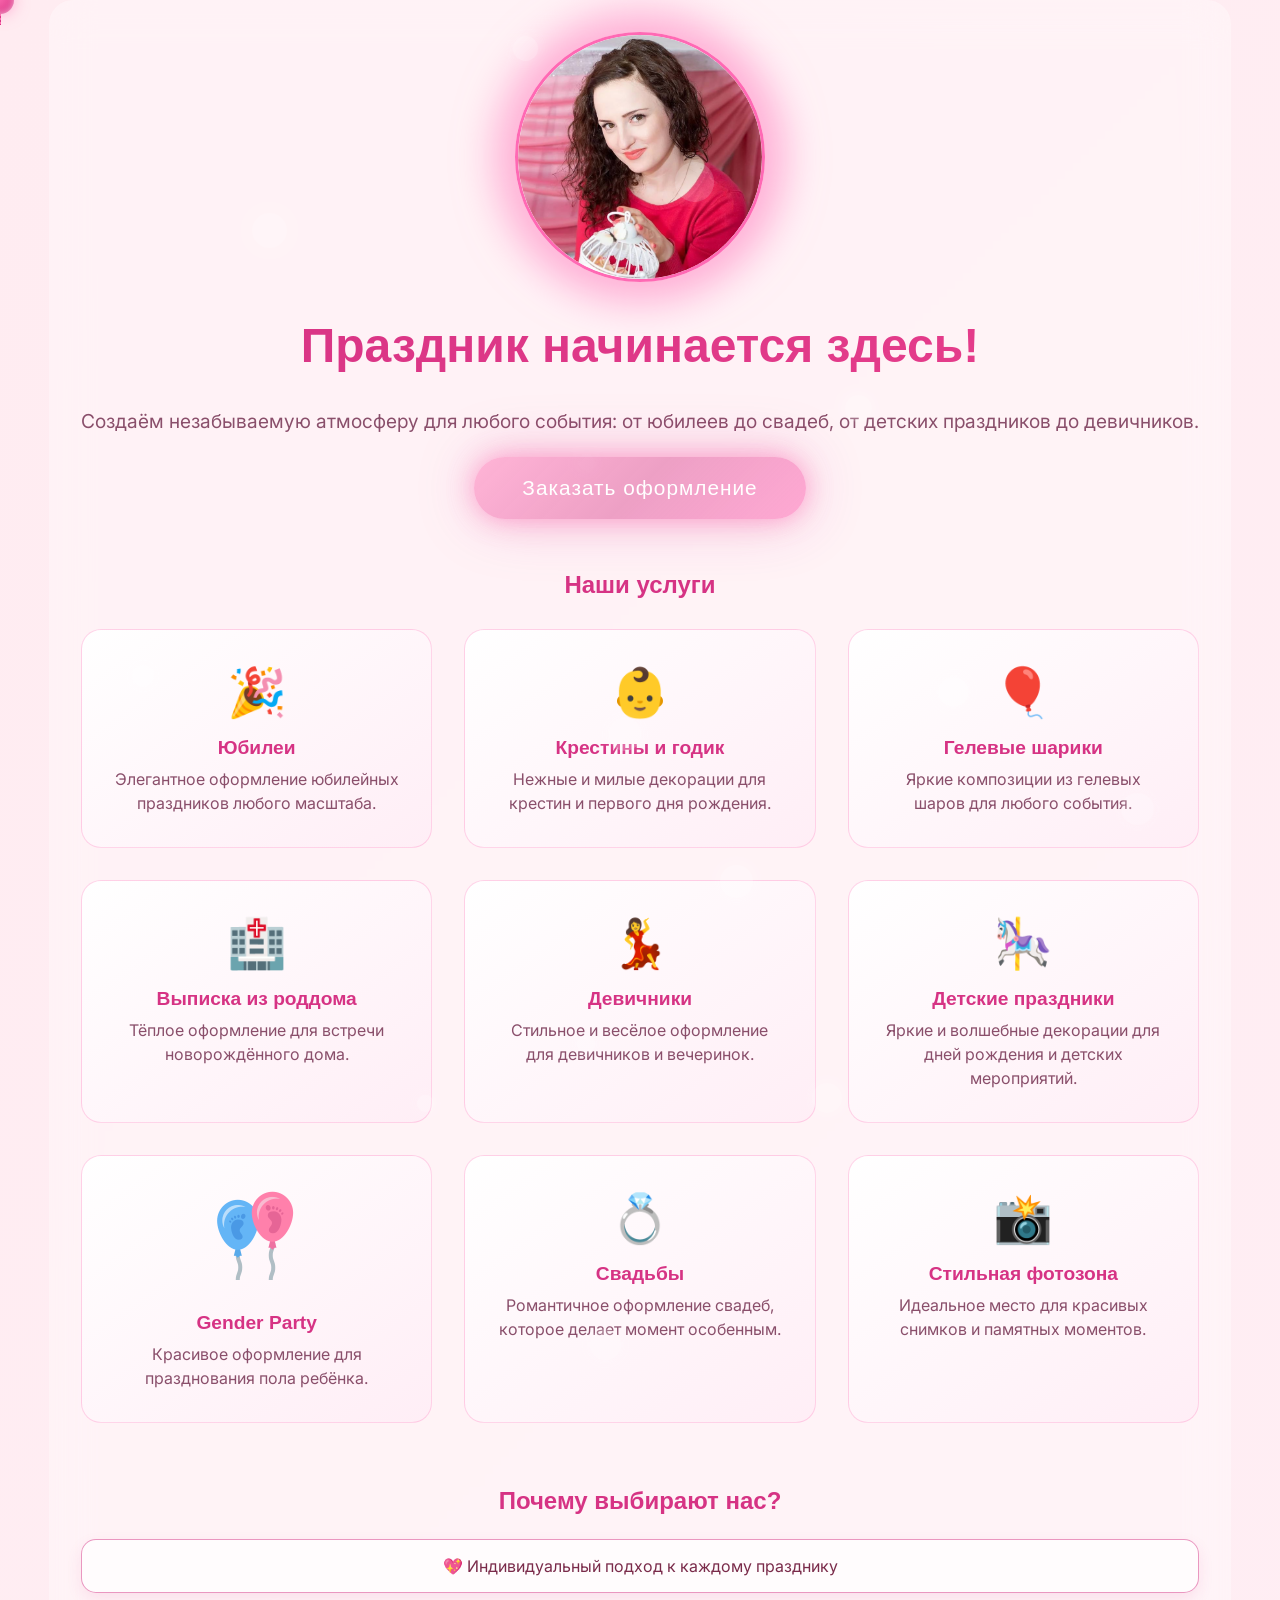
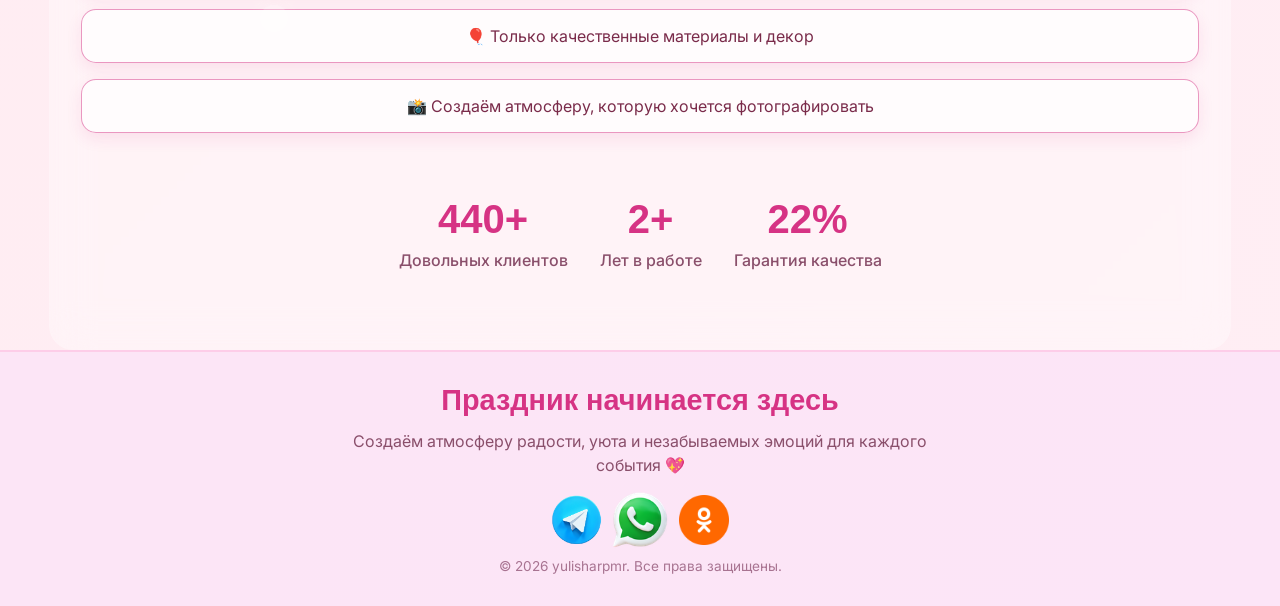
<file: sandbox/index.html>
<!DOCTYPE html>
<html lang="ru">
<head>
  <meta charset="UTF-8" />
  <meta name="viewport" content="width=device-width, initial-scale=1.0" />
  <meta name="theme-color" content="#ffecf1">
  <meta name="apple-mobile-web-app-status-bar-style" content="black-translucent">
  <title>Оформление праздников</title>
  <link href="https://fonts.googleapis.com/css2?family=Inter:wght@300;400;500;600;700&display=swap" rel="stylesheet" />
  <link href="https://fonts.cdnfonts.com/css/nautilus-pompilius-2" rel="stylesheet" />

  <!-- иконки =-->
  <link rel="stylesheet" href="https://cdnjs.cloudflare.com/ajax/libs/font-awesome/6.5.0/css/all.min.css" />
  <link rel="stylesheet" href="style.css" />
</head>
<div id="wishPopup" class="wish-popup"></div>
<body>
  <!-- плавающие элементы -->
  <div class="floating-hearts" id="heartsContainer"></div>
  <div class="floating-balloons left" id="leftBalloons"></div>
  <div class="floating-balloons right" id="rightBalloons"></div>

  <!-- контейнер контента -->
  <div class="container">
    <header class="header">
      <div class="logo-container"> 

        <img src="image/image.png" alt="Логотип" class="logo" />

        <!-- <img src="/image/image.png" alt="Логотип" class="logo" /> -->
      </div>
    </header>

    <section class="hero">
      <h1>Праздник начинается здесь!</h1>
      <p>
        Создаём незабываемую атмосферу для любого события: от юбилеев до свадеб, от детских праздников до девичников.
      </p>
      <a href="#" class="cta-button" id="contactBtn">Заказать оформление</a>
    </section>

    <section class="services-section" id="services">
      <h2 class="section-title">Наши услуги</h2>
      <div class="services-grid">
        <div class="service-card">
          <div class="service-icon">🎉</div>
          <h3>Юбилеи</h3>
          <p>Элегантное оформление юбилейных праздников любого масштаба.</p>
        </div>

        <div class="service-card">
          <div class="service-icon">👶</div>
          <h3>Крестины и годик</h3>

          <p>Нежные и милые декорации для крестин и первого дня рождения.</p>

          <!-- <p>Нежные и милые декорации для крестин и первого года жизни.</p> -->

        </div>

        <div class="service-card">
          <div class="service-icon">🎈</div>
          <h3>Гелевые шарики</h3>
          <p>Яркие композиции из гелевых шаров для любого события.</p>
        </div>

        <div class="service-card">
          <div class="service-icon">🏥</div>
          <h3>Выписка из роддома</h3>
          <p>Тёплое оформление для встречи новорождённого дома.</p>
        </div>
        
        <div class="service-card">
          <div class="service-icon">💃</div>
          <h3>Девичники</h3>
          <p>Стильное и весёлое оформление для девичников и вечеринок.</p>
        </div>

        <div class="service-card">
          <div class="service-icon">🎠</div>
          <h3>Детские праздники</h3>
          <p>Яркие и волшебные декорации для дней рождения и детских мероприятий.</p>
        </div>

        <div class="service-card">
          <div class="service-icon"><img src="image/gender party.png" alt=""></div>
          <h3>Gender Party</h3>
          <p>Красивое оформление для празднования пола ребёнка.</p>
        </div>

        <div class="service-card">
          <div class="service-icon">💍</div>
          <h3>Свадьбы</h3>
          <p>Романтичное оформление свадеб, которое делает момент особенным.</p>
        </div>

        <div class="service-card">
          <div class="service-icon">📸</div>
          <h3>Стильная фотозона</h3>
          <p>Идеальное место для красивых снимков и памятных моментов.</p>
        </div>
      </div>
    </section>

    <section class="why-us">
      <h2>Почему выбирают нас?</h2>
      <div class="features">
        <div class="feature">💖 Индивидуальный подход к каждому празднику</div>
        <div class="feature">🎈 Только качественные материалы и декор</div>
        <div class="feature">📸 Создаём атмосферу, которую хочется фотографировать</div>
      </div>
    </section>

    <section class="stats-section">
      <div class="stat-item">
        <div class="stat-number">2000+</div>
        <div class="stat-label">Довольных клиентов</div>
      </div>
      <div class="stat-item">
        <div class="stat-number">11+</div>
        <div class="stat-label">Лет в работе</div>
      </div>
      <div class="stat-item">
        <div class="stat-number">100%</div>
        <div class="stat-label">Гарантия качества</div>
      </div>
    </section>
  </div>

  <!-- Футер -->
  <footer class="footer">
    <div class="footer-content">
      <h3 class="footer-logo">Праздник начинается здесь</h3>
      <p class="footer-text">
        Создаём атмосферу радости, уюта и незабываемых эмоций для каждого события 💖
      </p>

      <div class="footer-socials">
        <a href="https://t.me/+8axplsiFQ6FiNjUy" target="_blank" class="social-link telegram">
          <img src="image/teleg.png" alt="telegram" width="70px">
        </a>
        <a href="https://wa.me/37377742921" class="social-link viber">
          <i class=""></i><img src="image/whatsapp.png" alt="whatsapp" width="65px">
        </a>
        <a href="https://m.ok.ru/profile/242195581" target="_blank" class="social-link github">
          <img src="image/odn.png" alt="odnoklassniki" width="50px">
        </a>
      </div>


      <!-- <p class="footer-copy">© 2025 yulisharpmr. Все права защищены.</p> -->
      <p class="footer-copy">© 2026 yulisharpmr. Все права защищены.</p>
    </div>
  </footer>
<!-- Модальное окно выбораа контактач -->
<div id="contactModal" class="modal">
  <div class="modal-content">
    <h2>Как с нами связаться?</h2>
    <p>Выберите способ связи:</p>
    <div class="modal-buttons">
      <button data-action="call"><img src="image/phone.png" alt="phone" width="50px"></button>
      <button data-action="telegram"><img src="image/tg.png" alt="tg" width="50px"></button>
      <button data-action="whatsapp"><img src="image/whatsapp.png" alt="whatsapp" width="50px"></button>
    </div>
    <span class="modal-close">&times;</span>
  </div>
</div>


  <!-- Скрипт -->

  <!-- js cкрипт -->

  <script src="script.js"></script>
</body>
</html>
</file>
<file: sandbox/style.css>
/* Сброс. и базовые -стили */
* {
    margin: 0;
    padding: 0;
    box-sizing: border-box;
}

body {
    font-family: 'Inter', sans-serif;
    display: flex;
    background: linear-gradient(135deg, #ffecf1 0%, #ffeef4 100%);
    color: #7a2b4a;
    overflow-x: hidden;
    flex-direction: column;
    min-height: 100vh;
}
/* при наведении чтобы курсор было не видно */
body, a, button, input, textarea, select {
  cursor: none !important;
}

.container {
    flex: 1;
    max-width: 1200px;
    margin: 0 auto;
    padding: 2rem;
    position: relative;
    backdrop-filter: blur(20px);
    background: rgba(255,255,255,0.35);
    border-radius: 24px;
}

/* Хедер */
.header {
    text-align: center;
    margin-bottom: 2rem;
}

.logo {
    width: 250px;
    max-width: 80vw;
    border-radius: 50%;
    border: 3px solid #ff69b4;
    box-shadow: 0 0 40px 20px rgba(255,105,180,0.5);
}

/* Hero */
.hero {
    text-align: center;
    margin-bottom: 3rem;
}

.hero h1 {
    font-family: 'Nautilus Pompilius', sans-serif;
    font-size: 3rem;
    background: linear-gradient(135deg, #d63384 0%, #e83e8c 100%);
    padding-bottom: 20px;
    -webkit-background-clip: text;
    -webkit-text-fill-color: transparent;
    margin-bottom: 1rem;
}

.hero p {
    font-size: 1.2rem;
    color: #8a4f6b;
    margin-bottom: 1.5rem;
}
.section-title{
    display: flex;
    justify-content: center;
    margin-bottom: 30px;
    color: #d63384;
    font-family: 'Nautilus Pompilius', sans-serif;
}

/* Сервисы */
.services-grid {
    display: grid;
    grid-template-columns: repeat(auto-fit, minmax(280px, 1fr));
    gap: 2rem;
}

.service-card {
    background: linear-gradient(145deg, #fff 0%, #ffeef6 100%);
    padding: 2rem;
    border-radius: 20px;
    border: 1px solid rgba(255,150,200,0.4);
    text-align: center;
    transition: all 0.3s ease;
}

.service-card:hover {
    transform: translateY(-10px) scale(1.03);
    box-shadow: 0 20px 50px rgba(216,51,132,0.25);
}

.service-icon {
    font-size: 3rem;
    margin-bottom: 1rem;
}

.service-card h3 {
    font-family: 'Nautilus Pompilius', sans-serif;
    color: #d63384;
    margin-bottom: 0.5rem;
    font-size: 1.2rem;
}

.service-card p {
    color: #8a4f6b;
    font-size: 1rem;
    line-height: 1.5;
}

/* Why us */
.why-us {
    text-align: center;
    margin: 4rem 0;
}
.why-us h2{
    color: #d63384;;
    font-family: 'Nautilus Pompilius', sans-serif;
}

.features {
    display: flex;
    flex-direction: column;
    gap: 1rem;
    margin-top: 1.5rem;
}

.feature {
    background: rgba(255,255,255,0.7);
    padding: 1rem;
    border-radius: 15px;
    border: 1px solid rgba(214,51,132,0.5);
    box-shadow: 0 6px 15px rgba(216,51,132,0.1);
    text-align: center;
}

/* Статистика */
.stats-section {
    display: flex;
    justify-content: center;
    grid-template-columns: repeat(auto-fit, minmax(200px,1fr));
    gap: 2rem;
    margin: 3rem 0;
    text-align: center;
}



.stat-number {
    font-family: 'Nautilus Pompilius', sans-serif;
    font-size: 2.5rem;
    color: #d63384;
    font-weight: 700;
    margin-bottom: 0.5rem;
}

.stat-label {
    color: #8a4f6b;
    font-weight: 500;
    font-size: 1rem;
}

/* Футер */
.footer {
    text-align: center;
    padding: 2rem 1rem;
    background: rgba(251, 227, 249, 0.726);
    border-top: 2px solid rgba(255, 150, 200, 0.3);
}

.footer-logo {
    font-family: 'Nautilus Pompilius', sans-serif;
    font-size: 1.8rem;
    color: #d63384;
    margin-bottom: 12px;
    font-weight: 600;
}

.footer-text {
    max-width: 600px;
    margin: 0 auto 20px;
    color: #8a4f6b;
    font-size: 1rem;
    line-height: 1.5;
}

.footer-socials {
    display: flex;
    justify-content: center;
    align-items: center;
    gap: 1.2rem;
    margin-bottom: 1rem;
}

.social-link {
    display:inline-flex;
    align-content: center;
    width: 45px;
    height: 45px;
    border-radius: 50%;
    justify-content: center;
    align-items: center;
    color: #fff;
    transition: all 0.3s ease;
    font-size: 1.3rem;
}

.social-link.telegram { background: #0088cc; }
.social-link.viber { background: #7360f2; }
.social-link.github { background: #333; }

.social-link:hover {
    transform: scale(1.15);
    box-shadow: 0 0 15px rgba(214,51,132,0.3);
}

.footer-copy {
    font-size: 0.85rem;
    color: #a87391;
}

/* Плавающие шарики */
.floating-balloons, .sketch-balloons {
    position: fixed;
    top: 0;
    left: 0;
    width: 100%;
    height: 100%;
    pointer-events: none;
    z-index: 0;
}

.sketch-balloon {
    position: absolute;
    border-radius: 50%;
    background: rgba(255,255,255,0.35);
    box-shadow: 0 0 15px rgba(255,255,255,0.25);
    animation: float 6s ease-in-out infinite;
}

@keyframes float {
    0%, 100% { transform: translateY(0) rotate(0deg); }
    50% { transform: translateY(-20px) rotate(5deg); }
}

/* Адаптив */
@media (max-width: 768px) {
    .hero h1 { font-size: 2rem; }
    .services-grid { grid-template-columns: 1fr; }
    .features { flex-direction: column; }
    .stats-section { grid-template-columns: 1fr; }
    .logo { width: 180px; }
}

@media (max-width: 480px) {
    .logo { width: 150px; }
}



/* курсор */
/* Скрываем стандартный курсор */
body, a, button {
    cursor: none;
}

/* Курсор-шарик */
.cursor-balloon {
    position: fixed;
    top: 0;
    left: 0;
    width: 28px;
    height: 28px;
    background: radial-gradient(circle at 35% 35%, #ff6fb2, #d63384);
    border-radius: 50%;
    pointer-events: none;
    transform: translate(-50%, -50%);
    z-index: 9999;
    box-shadow:
        inset 0 0 6px rgba(255,255,255,0.6),
        0 0 15px rgba(255,105,180,0.5);
}

/* Рельефная ниточка */
.cursor-string {
    position: fixed;
    top: 0;
    left: 0;
    width: 2px;
    height: 25px;
    background: repeating-linear-gradient(
        to bottom,
        #d63384,
        #d63384 2px,
        #ff6fb2 2px,
        #ff6fb2 4px
    );
    pointer-events: none;
    transform: translate(-50%, 0);
    z-index: 9998;
}

/* На мобильных устройствах отключаем кастомный курсор */
@media (max-width: 768px) {
    .cursor-balloon,
    .cursor-string {
        display: none;
    }
}











/* 💖 Красивая кнопка "Заказать оформление" */
#contactBtn {
    position: relative;
    display: inline-block;
    text-decoration: none;
    padding: 1.2rem 3rem;
    font-size: 1.3rem;
    font-family: 'Nautilus Pompilius', sans-serif;
    color: #ffffff;
    border: none;
    border-radius: 50px;
    background: linear-gradient(135deg, #ff6fb27b, #d633846e, #ff85c2ae);
    box-shadow:
        0 0 25px rgba(255, 105, 180, 0.5),
        0 0 60px rgba(214, 51, 132, 0.3);
    cursor: pointer;
    overflow: hidden;
    transition: all 0.4s ease;
    letter-spacing: 1px;
}

/* Блик (анимация света, проходящего через кнопку) */
#contactBtn::before {
    content: "";
    position: absolute;
    top: 0;
    left: -75%;
    width: 50%;
    height: 100%;
    background: linear-gradient(
        120deg,
        rgba(255, 255, 255, 0.3) 0%,
        rgba(255, 255, 255, 0.8) 50%,
        rgba(255, 255, 255, 0.3) 100%
    );
    transform: skewX(-25deg);
    transition: left 0.6s ease;
}

/* При наведении */
#contactBtn:hover::before {
    left: 125%;
}


#contactBtn:hover {
    transform: translateY(-4px) scale(1.05);
    box-shadow:
        0 0 40px rgba(214, 51, 132, 0.8),
        0 0 80px rgba(255, 105, 180, 0.5);
}

/* Лёгкое "дыхание" */
@keyframes pulseGlow {
    0% { box-shadow: 0 0 20px rgba(255,105,180,0.5), 0 0 40px rgba(214,51,132,0.3); }
    50% { box-shadow: 0 0 40px rgba(255,105,180,0.7), 0 0 90px rgba(214,51,132,0.5); }
    100% { box-shadow: 0 0 20px rgba(255,105,180,0.5), 0 0 40px rgba(214,51,132,0.3); }
}

#contactBtn {
    animation: pulseGlow 3s infinite ease-in-out;
}







/* окно связи */
.modal {
    position: fixed;
    top: 0;
    left: 0;
    width: 100%;
    height: 100%;
    background: rgba(0,0,0,0.5);
    display: none; /* скрыто по умолчанию */
    justify-content: center;
    align-items: center;
    z-index: 9999;
}

/* Контент модалки */
.modal-content {
    background: linear-gradient(135deg, #ff6fb2, #d63384);
    padding: 2rem 3rem;
    line-height: 25px;
    border-radius: 20px;
    text-align: center;
    color: #fff;
    box-shadow: 0 0 30px rgba(255,105,180,0.6);
    max-width: 400px;
    width: 90%;
    position: relative;
    font-family: 'Nautilus Pompilius', sans-serif;
    animation: popupAppear 0.3s ease;
}

/* Кнопки */
.modal-buttons {
    display: flex;
    justify-content: center;
    gap: 5px;
    margin-top: 1.5rem;
}

.modal-buttons button {
    /* padding: 0.8rem 1.5rem; */
    padding: 10px 20px;
    border: none;
    border-radius: 50px;
    background: rgba(255,255,255,0.2);
    color: #fff;
    font-size: 1rem;
    cursor: pointer;
    transition: all 0.3s ease;
}

.modal-buttons button:hover {
    background: rgba(255,255,255,0.4);
    transform: translateY(-2px) scale(1.05);
}

/* Кнопка закрытия */
.modal-close {
    position: absolute;
    top: 10px;
    right: 15px;
    font-size: 1.5rem;
    cursor: pointer;
    color: #fff;
    transition: transform 0.2s ease;
}

.modal-close:hover {
    transform: rotate(90deg) scale(1.2);
}

/* Анимация появления */
@keyframes popupAppear {
    0% { transform: scale(0.8); opacity: 0; }
    100% { transform: scale(1); opacity: 1; }
}




/* 💌 Волшебное пожелание */
.wish-popup {
    position: fixed;
    bottom: 30px;
    left: 50%;
    transform: translateX(-50%) scale(0.8);
    background: linear-gradient(135deg, #ff6fb2, #d63384);
    color: #fff;
    padding: 16px 28px;
    border-radius: 30px;
    font-family: 'Nautilus Pompilius', sans-serif;
    font-size: 1.1rem;
    box-shadow: 0 0 30px rgba(255,105,180,0.6);
    opacity: 0;
    pointer-events: none;
    transition: all 0.4s ease;
    z-index: 9999;
}

.wish-popup.show {
    opacity: 1;
    transform: translateX(-50%) scale(1);
}

/* cердечки */
.floating-heart {
    position: fixed;
    font-size: 20px;
    animation: flyUp 2.5s ease forwards;
    pointer-events: none;
    z-index: 9998;
}

@keyframes flyUp {
    0% {
        opacity: 1;
        transform: translateY(0) scale(1);
    }
    100% {
        opacity: 0;
        transform: translateY(-120px) scale(1.6);
    }
}
</file>
